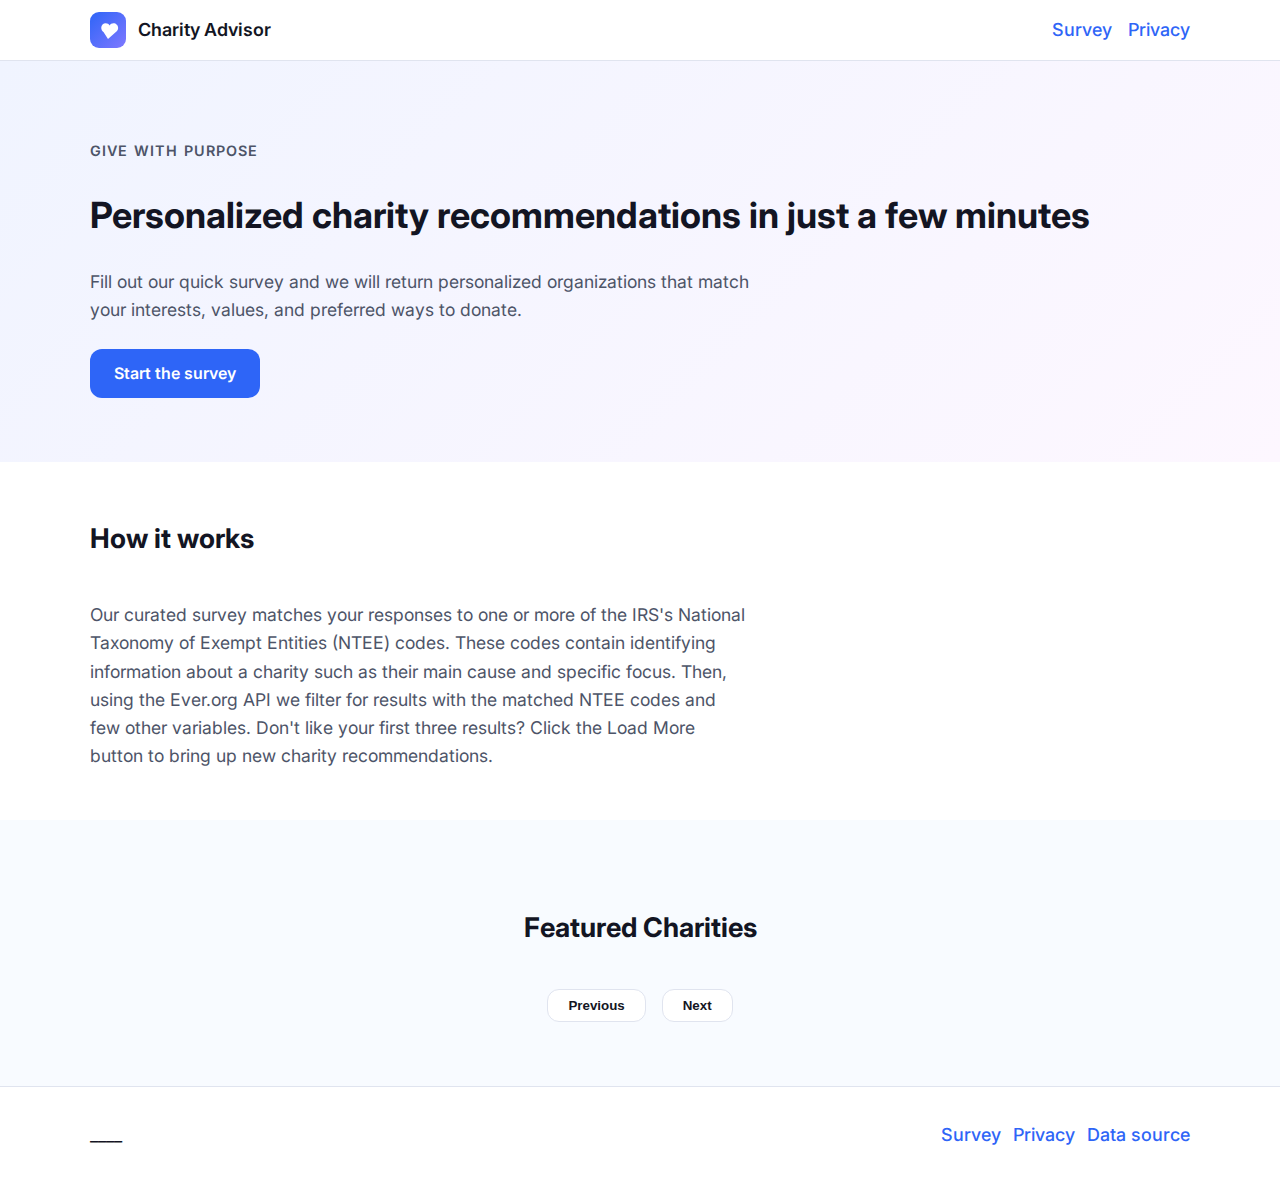
<file: docs/index.html>
<!DOCTYPE html>
<html lang="en">
<head>
  <meta charset="UTF-8" />
  <meta name="viewport" content="width=device-width, initial-scale=1" />
  <title>Charity Advisor</title>
  <link rel="preconnect" href="https://fonts.googleapis.com" />
  <link rel="preconnect" href="https://fonts.gstatic.com" crossorigin />
  <link href="https://fonts.googleapis.com/css2?family=Inter:wght@400;500;600;700&display=swap" rel="stylesheet" />
  <link rel="stylesheet" href="assets/styles.css" />
  <style>
    #featured-section {
      padding: var(--space-6, 48px) 0;
      background: #f8fbff;
    }
    #featured-section .section-heading {
      text-align: center;
      margin-bottom: 1.5rem;
    }
    .featured-message {
      font-size: 0.95rem;
      color: #555;
      text-align: center;
      margin-bottom: 1rem;
    }
    .carousel-viewport {
      overflow: hidden;
      width: 100%;
      max-width: 960px;
      margin: 0 auto;
    }
    .carousel-track {
      display: flex;
      gap: 1rem;
      will-change: transform;
      transition: transform 0.2s linear;
    }
    .carousel-controls {
      display: flex;
      justify-content: center;
      gap: 1rem;
      margin-top: 1rem;
    }
    .carousel-btn {
      border: 1px solid var(--color-border, #e0e4ef);
      background: var(--color-surface, #fff);
      color: var(--color-text, #131523);
      padding: 0.5rem 1.25rem;
      border-radius: var(--radius-md, 12px);
      font-weight: 600;
      cursor: pointer;
      transition: background 0.2s ease, color 0.2s ease;
    }
    .carousel-btn:hover,
    .carousel-btn:focus-visible {
      background: var(--color-primary, #2e65f7);
      color: #fff;
    }
    .charity-card {
      flex: 0 0 320px;
      border-radius: var(--radius-lg, 14px);
      padding: var(--space-5, 24px);
      background-color: var(--color-surface, #ffffff);
      box-shadow: var(--shadow-card, 0 8px 20px rgba(27, 39, 94, 0.08));
      border: 1px solid var(--color-border, #e0e4ef);
      display: flex;
      flex-direction: column;
      gap: 0.5rem;
    }
    .charity-card h3 {
      margin: 0;
      font-size: 1.05rem;
    }
    .charity-card a {
      text-decoration: none;
      color: inherit;
    }
    .charity-card h3 a {
      color: var(--color-primary, #2e65f7);
      font-weight: 600;
    }
    .charity-card h3 a:hover {
      text-decoration: underline;
    }
    .charity-meta {
      font-size: 0.9rem;
      color: var(--color-muted, #4d5468);
    }
    .charity-description {
      font-size: 0.95rem;
      color: var(--color-text, #131523);
      flex-grow: 1;
    }
    .charity-website-link {
      font-size: 0.9rem;
      font-weight: 600;
      color: var(--color-primary, #2e65f7);
    }
    .featured-placeholder {
      text-align: center;
      padding: 2rem 1rem;
      color: #777;
    }
  </style>
</head>
<body>
  <header class="site-header">
    <div class="container">
      <a class="brand" href="index.html">
        <img src="assets/logo.svg" alt="Charity Advisor" width="36" height="36" />
        <span>Charity Advisor</span>
      </a>
      <nav>
        <a href="survey.html">Survey</a>
        <a href="privacy.html">Privacy</a>
      </nav>
    </div>
  </header>

  <main>
    <section class="hero" aria-labelledby="hero-title">
      <div class="container grid">
        <div>
          <p class="eyebrow">Give with Purpose</p>
          <h1 id="hero-title">Personalized charity recommendations in just a few minutes</h1>
          <p class="lead">
            Fill out our quick survey and we will return personalized organizations that match your 
            interests, values, and preferred ways to donate.
          </p>
          <div class="hero-cta">
            <a id="cta-start" class="button" href="survey.html">Start the survey</a>
          </div>
        </div>
       
      </div>
    </section>

    <section class="how-it-works" id="how-it-works">
      <div class="container">
        <h2>How it works</h2>
        <ol class="steps">
          <p class="lead">
            Our curated survey matches your responses to one or more of the IRS's National Taxonomy of Exempt Entities
            (NTEE) codes. These codes contain identifying information about a charity such as their main cause and 
            specific focus. Then, using the Ever.org API we filter for results with the matched NTEE codes and few other
            variables. 

            Don't like your first three results? Click the Load More button to bring up new charity recommendations.  

          </p>
        </ol>
      </div>
    </section>

    <section id="featured-section" aria-labelledby="featured-heading">
      <div class="container">
        <div class="section-heading">
          <h2 id="featured-heading">Featured Charities</h2>
          <p class="featured-message" id="featured-message"></p>
        </div>
        <div class="carousel-viewport">
          <div id="carousel-track" class="carousel-track" aria-live="polite" aria-busy="true"></div>
        </div>
        <div class="carousel-controls" aria-hidden="false">
          <button id="carousel-prev" class="carousel-btn" type="button" aria-label="Show previous featured charities">Previous</button>
          <button id="carousel-next" class="carousel-btn" type="button" aria-label="Show next featured charities">Next</button>
        </div>
        <p id="featured-fallback" class="featured-placeholder hidden">Loading featured charities…</p>
      </div>
    </section>
  </main>

  <footer class="site-footer">
    <div class="container">
      <p>____</p>
      <div class="footer-links">
        <a href="survey.html">Survey</a>
        <a href="privacy.html">Privacy</a>
        <a href="https://docs.every.org/docs/endpoints/nonprofit-search" rel="noreferrer">Data source</a>
      </div>
    </div>
  </footer>

  <script type="module" src="assets/app.js"></script>
  <script src="assets/home.js"></script>
</body>
</html>
</file>
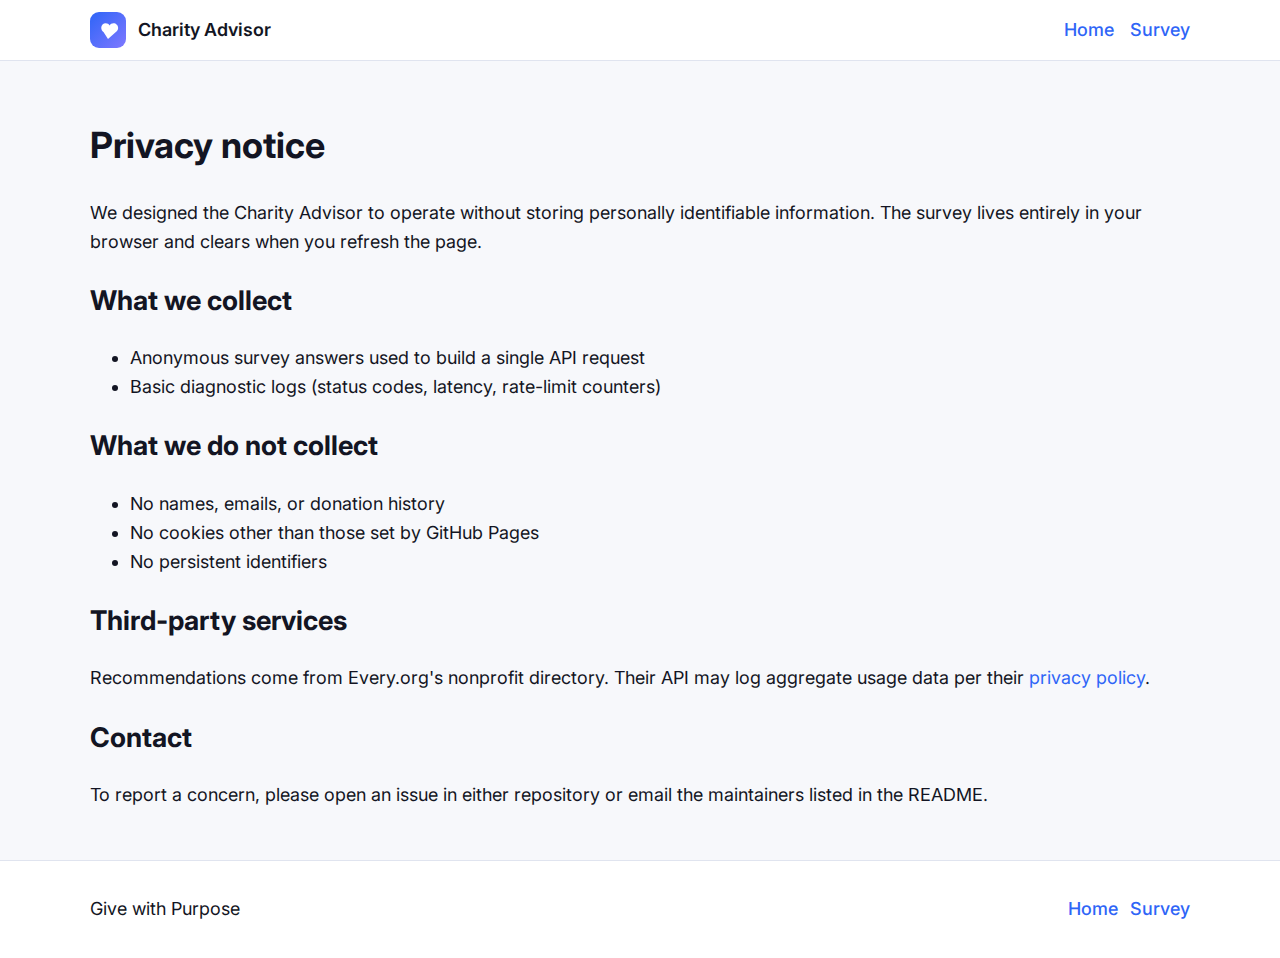
<file: docs/privacy.html>
<!DOCTYPE html>
<html lang="en">
<head>
  <meta charset="UTF-8" />
  <meta name="viewport" content="width=device-width, initial-scale=1" />
  <title>Privacy • Charity Recommender</title>
  <link rel="preconnect" href="https://fonts.googleapis.com" />
  <link rel="preconnect" href="https://fonts.gstatic.com" crossorigin />
  <link href="https://fonts.googleapis.com/css2?family=Inter:wght@400;500;600;700&display=swap" rel="stylesheet" />
  <link rel="stylesheet" href="assets/styles.css" />
</head>
<body>
  <header class="site-header">
    <div class="container">
      <a class="brand" href="index.html">
        <img src="assets/logo.svg" alt="Charity Advisor" width="36" height="36" />
        <span>Charity Advisor</span>
      </a>
      <nav>
        <a href="index.html">Home</a>
        <a href="survey.html">Survey</a>
      </nav>
    </div>
  </header>

  <main>
    <section class="privacy container">
      <h1>Privacy notice</h1>
      <p>We designed the Charity Advisor to operate without storing personally identifiable information. The survey lives entirely in your browser and clears when you refresh the page.</p>
      <h2>What we collect</h2>
      <ul>
        <li>Anonymous survey answers used to build a single API request</li>
        <li>Basic diagnostic logs (status codes, latency, rate-limit counters)</li>
      </ul>
      <h2>What we do not collect</h2>
      <ul>
        <li>No names, emails, or donation history</li>
        <li>No cookies other than those set by GitHub Pages</li>
        <li>No persistent identifiers</li>
      </ul>
      <h2>Third-party services</h2>
      <p>Recommendations come from Every.org's nonprofit directory. Their API may log aggregate usage data per their <a href="https://www.every.org/privacy" rel="noreferrer">privacy policy</a>.</p>
      <h2>Contact</h2>
      <p>To report a concern, please open an issue in either repository or email the maintainers listed in the README.</p>
    </section>
  </main>

  <footer class="site-footer">
    <div class="container">
      <p>Give with Purpose</p>
      <div class="footer-links">
        <a href="index.html">Home</a>
        <a href="survey.html">Survey</a>
      </div>
    </div>
  </footer>
</body>
</html>
</file>
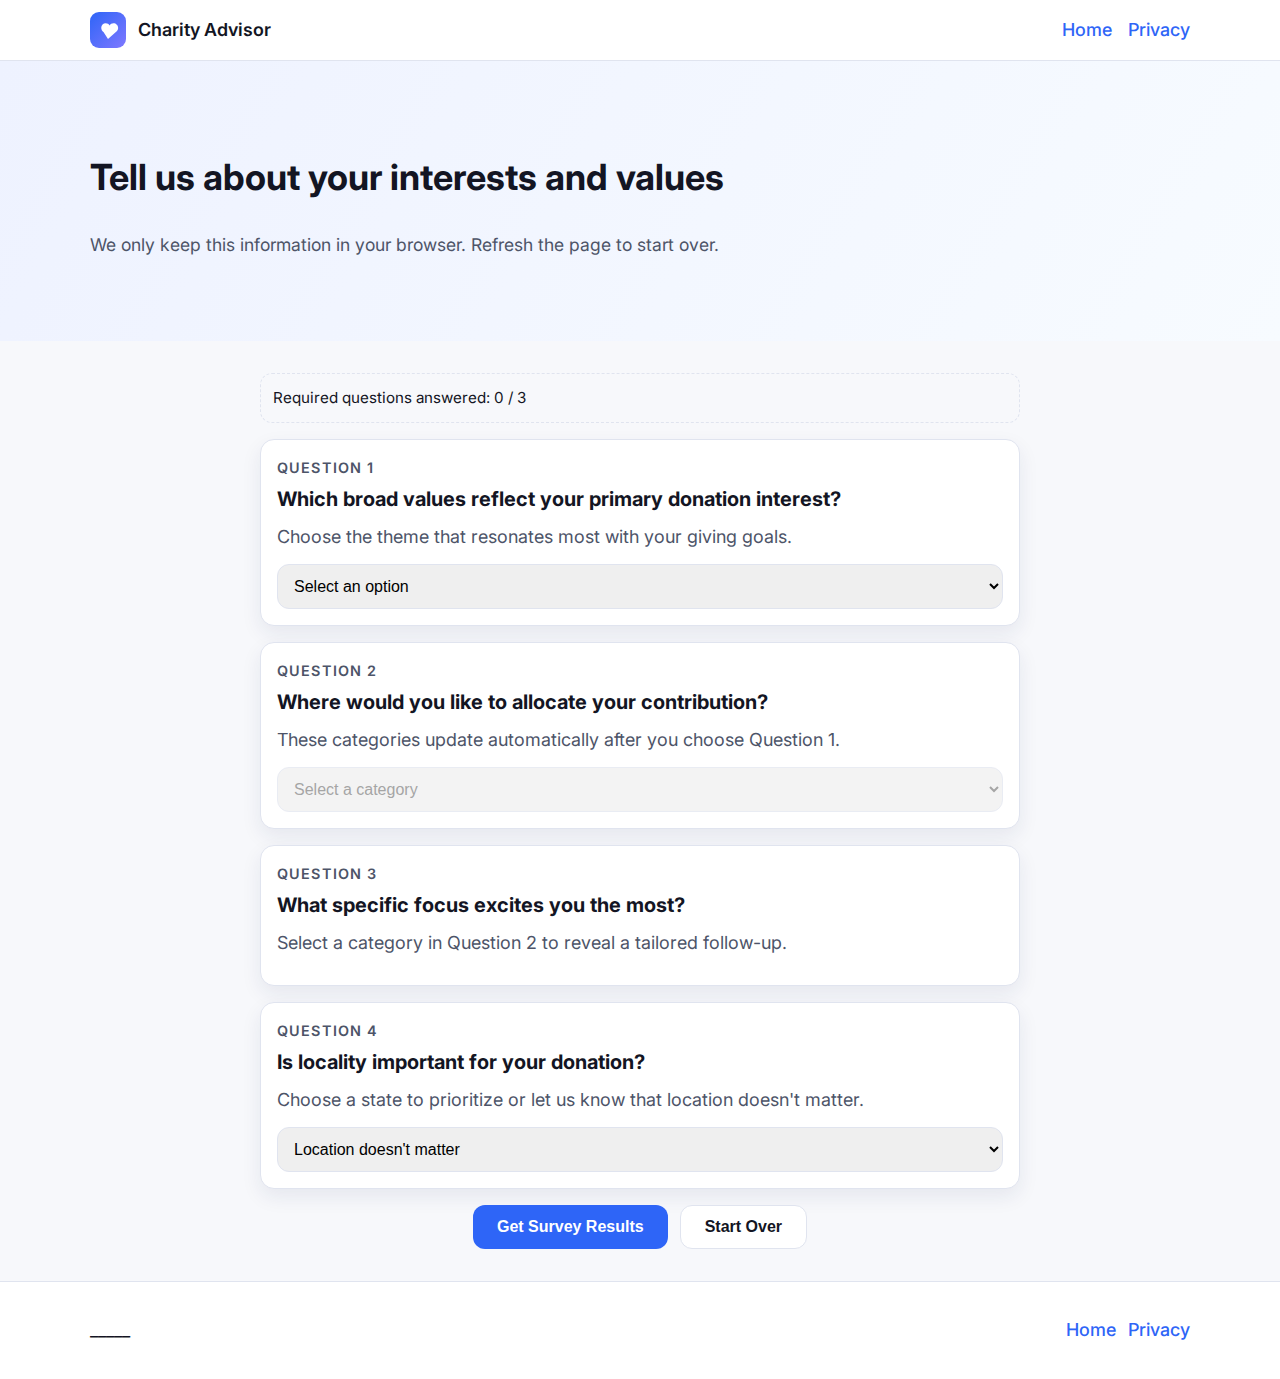
<file: docs/survey.html>
<!DOCTYPE html>
<html lang="en">
<head>
  <meta charset="UTF-8" />
  <meta name="viewport" content="width=device-width, initial-scale=1" />
  <title>Charity Survey • Charity Advisor</title>
  <link rel="preconnect" href="https://fonts.googleapis.com" />
  <link rel="preconnect" href="https://fonts.gstatic.com" crossorigin />
  <link href="https://fonts.googleapis.com/css2?family=Inter:wght@400;500;600;700&display=swap" rel="stylesheet" />
  <link rel="stylesheet" href="assets/styles.css" />
</head>
<body>
  <header class="site-header">
    <div class="container">
      <a class="brand" href="index.html">
        <img src="assets/logo.svg" alt="Charity Recommender" width="36" height="36" />
        <span>Charity Advisor</span>
      </a>
      <nav>
        <a href="index.html">Home</a>
        <a href="privacy.html">Privacy</a>
      </nav>
    </div>
  </header>

  <main>
    <section class="hero compact">
      <div class="container">
        <h1>Tell us about your interests and values</h1>
        <p class="lead">We only keep this information in your browser. Refresh the page to start over.</p>
      </div>
    </section>

    <section class="survey" aria-labelledby="survey-title">
      <div class="container">
        <div class="survey-layout">
          <div class="survey-form-wrapper">
            <div id="progress" class="progress" role="progressbar" aria-valuemin="0" aria-valuemax="3" aria-valuenow="0">
              Required questions answered: <span data-count>0</span> / 3
            </div>
            <form id="survey-form" class="question-list" novalidate>
              <div class="question-group">
                <header class="question-header">
                  <p class="question-kicker">Question 1</p>
                  <h3 class="question-title">Which broad values reflect your primary donation interest?</h3>
                </header>
                <p class="question-hint">Choose the theme that resonates most with your giving goals.</p>
                <label class="visually-hidden" for="q1">Primary donation interest</label>
                <select id="q1" name="q1" required>
                  <option value="" disabled selected hidden>Select an option</option>
                  <option value="learning">Supporting learning, creativity, and spiritual growth</option>
                  <option value="health">Addressing physical and mental health needs</option>
                  <option value="nature">Protecting nature, wildlife, and the planet</option>
                  <option value="essential">Meeting essential needs and supporting</option>
                  <option value="society">Advancing society through advocacy, research, and international work</option>
                </select>
              </div>

              <div class="question-group">
                <header class="question-header">
                  <p class="question-kicker">Question 2</p>
                  <h3 class="question-title">Where would you like to allocate your contribution?</h3>
                </header>
                <p class="question-hint">These categories update automatically after you choose Question 1.</p>
                <label class="visually-hidden" for="q2">Preferred giving category</label>
                <select id="q2" name="q2" required>
                  <option value="" disabled selected hidden>Select a category</option>
                  <optgroup label="Learning, Creativity, Spiritual Growth" data-q1="learning">
                    <option value="A">Arts, Culture, and Humanities</option>
                    <option value="B">Education</option>
                    <option value="X">Religion Related</option>
                  </optgroup>
                  <optgroup label="Physical and Mental Health" data-q1="health">
                    <option value="E">Health General and Rehabilitative</option>
                    <option value="F">Mental Health Crisis Intervention</option>
                    <option value="G">Disease Disorders Medical Disciplines</option>
                    <option value="H">Medical Research</option>
                  </optgroup>
                  <optgroup label="Nature, Wildlife, Planet" data-q1="nature">
                    <option value="C">Environmental Quality Protection and Beautification</option>
                    <option value="D">Animal Related</option>
                  </optgroup>
                  <optgroup label="Essential Needs and Support" data-q1="essential">
                    <option value="I">Crime Legal Related</option>
                    <option value="J">Employment Job Related</option>
                    <option value="K">Food Agriculture and Nutrition</option>
                    <option value="L">Housing Shelter</option>
                    <option value="M">Public Safety Disaster Preparedness and Relief</option>
                    <option value="N">Recreation Sports Leisure Athletics</option>
                    <option value="O">Youth Development</option>
                    <option value="P">Human Services Multipurpose and other</option>
                  </optgroup>
                  <optgroup label="Advancing Society" data-q1="society">
                    <option value="Q">International, Foreign Affairs</option>
                    <option value="R">Civil Rights Social Action Advocacy</option>
                    <option value="S">Community Improvement Capacity Building</option>
                    <option value="T">Philanthropy Voluntarism and Grant making Foundations</option>
                    <option value="U">Science and Technology Research Institutes Services</option>
                    <option value="V">Social Science Research Institutes</option>
                    <option value="W">Public Society Benefit Multipurpose</option>
                    <option value="Y">Mutual/Membership Benefit</option>
                  </optgroup>
                </select>
              </div>

              <div id="q3-container" class="question-group">
                <header class="question-header">
                  <p class="question-kicker">Question 3</p>
                  <h3 class="question-title">What specific focus excites you the most?</h3>
                </header>
                <p id="q3-hint" class="question-hint">Select a category in Question 2 to reveal a tailored follow-up.</p>

                <div id="q3-A" class="q3-option hidden">
                  <label for="q3-A-select">3. What is the specific artistic or cultural area you are most interested in supporting?</label>
                  <select id="q3-A-select" name="q3-A">
                    <option value="" disabled selected hidden>Select a specific area</option>
                    <option value="A0">Museums &amp; Historical Preservation</option>
                    <option value="A1">Performing Arts</option>
                    <option value="A2">Media &amp; Communication</option>
                    <option value="A3">General Arts, Culture &amp; Education</option>
                    <option value="A4">Support for Arts Groups</option>
                  </select>
                </div>

                <div id="q3-B" class="q3-option hidden">
                  <label for="q3-B-select">3. What level or type of educational service are you most interested in supporting?</label>
                  <select id="q3-B-select" name="q3-B">
                    <option value="" disabled selected hidden>Select a specific area</option>
                    <option value="B0">K-12 and Specialized Schools</option>
                    <option value="B1">Higher Education &amp; Vocational Training</option>
                    <option value="B2">Libraries and Student Support Services</option>
                    <option value="B3">General Educational Programs</option>
                    <option value="B4">Education Infrastructure &amp; Research</option>
                  </select>
                </div>

                <div id="q3-X" class="q3-option hidden">
                  <label for="q3-X-select">3. What is the specific religious focus or functional area you want to support?</label>
                  <select id="q3-X-select" name="q3-X">
                    <option value="" disabled selected hidden>Select a specific area</option>
                    <option value="X0">Specific Religious Denomination</option>
                    <option value="X1">Religious Media &amp; Communications</option>
                    <option value="X2">Interfaith &amp; General religious services</option>
                    <option value="X3">Support &amp; Infrastructure for Religion</option>
                  </select>
                </div>

                <div id="q3-E" class="q3-option hidden">
                  <label for="q3-E-select">3. What is the specific setting or type of general health care you want to support?</label>
                  <select id="q3-E-select" name="q3-E">
                    <option value="" disabled selected hidden>Select a specific area</option>
                    <option value="E0">Hospital &amp; Inpatient Care</option>
                    <option value="E1">Outpatient &amp; Community Clinics</option>
                    <option value="E2">Long-Term &amp; Home Care</option>
                    <option value="E3">Specialized Medical Support</option>
                    <option value="E4">Health Infrastructure &amp; Policy</option>
                  </select>
                </div>

                <div id="q3-F" class="q3-option hidden">
                  <label for="q3-F-select">3. What is the specific type of mental health need or service you want to support?</label>
                  <select id="q3-F-select" name="q3-F">
                    <option value="" disabled selected hidden>Select a specific area</option>
                    <option value="F0">Addiction &amp; Substance Abuse</option>
                    <option value="F1">General Mental Health Treatment</option>
                    <option value="F2">Crisis Intervention &amp; Counseling</option>
                    <option value="F3">Mental Health Infrastructure &amp; Policy</option>
                  </select>
                </div>

                <div id="q3-G" class="q3-option hidden">
                  <label for="q3-G-select">3. What is the primary medical focus or function you are interested in supporting?</label>
                  <select id="q3-G-select" name="q3-G">
                    <option value="" disabled selected hidden>Select a specific area</option>
                    <option value="G0">Diseases of Specific Organ Systems</option>
                    <option value="G1">Genetic, Birth Defects, and Specific Named Diseases</option>
                    <option value="G2">Medical Disciplines &amp; Specialties</option>
                    <option value="G3">Support &amp; Infrastructure for Disease Organizations</option>
                    <option value="G4">Policy, Advocacy &amp; Professional Support</option>
                  </select>
                </div>

                <div id="q3-H" class="q3-option hidden">
                  <label for="q3-H-select">3. What is the specific subject area or function of medical research you want to support?</label>
                  <select id="q3-H-select" name="q3-H">
                    <option value="" disabled selected hidden>Select a specific area</option>
                    <option value="H0">Research on Specific Diseases &amp; Defects</option>
                    <option value="H1">Research on Organ &amp; System Disorders</option>
                    <option value="H2">Medical Specialty &amp; Discipline Research</option>
                    <option value="H3">Research Infrastructure &amp; Policy</option>
                  </select>
                </div>

                <div id="q3-C" class="q3-option hidden">
                  <label for="q3-C-select">3. What is the specific environmental goal or activity you want to support?</label>
                  <select id="q3-C-select" name="q3-C">
                    <option value="" disabled selected hidden>Select a specific area</option>
                    <option value="C0">Pollution &amp; Resource Management</option>
                    <option value="C1">Land &amp; Habitat Conservation</option>
                    <option value="C2">Beautification &amp; Education</option>
                    <option value="C3">Environmental Infrastructure &amp; Policy</option>
                  </select>
                </div>

                <div id="q3-D" class="q3-option hidden">
                  <label for="q3-D-select">3. What is the specific type of animal or activity you want to support?</label>
                  <select id="q3-D-select" name="q3-D">
                    <option value="" disabled selected hidden>Select a specific area</option>
                    <option value="D0">Domestic &amp; Companion Animal Welfare</option>
                    <option value="D1">Wildlife Conservation &amp; Sanctuaries</option>
                    <option value="D2">Animal Facilities &amp; General Services</option>
                    <option value="D3">Animal Support &amp; Infrastructure</option>
                  </select>
                </div>

                <div id="q3-I" class="q3-option hidden">
                  <label for="q3-I-select">3. Which aspect of the crime and legal system are you most interested in supporting?</label>
                  <select id="q3-I-select" name="q3-I">
                    <option value="" disabled selected hidden>Select a specific area</option>
                    <option value="I0">Prevention and Protection</option>
                    <option value="I1">Correctional &amp; Re-Entry Services</option>
                    <option value="I2">Law Enforcement &amp; Judicial Administration</option>
                    <option value="I3">Legal Services</option>
                    <option value="I4">Infrastructure &amp; Policy</option>
                  </select>
                </div>

                <div id="q3-J" class="q3-option hidden">
                  <label for="q3-J-select">3. What is the specific type of employment service you want to support?</label>
                  <select id="q3-J-select" name="q3-J">
                    <option value="" disabled selected hidden>Select a specific area</option>
                    <option value="J0">Job Training &amp; Placement</option>
                    <option value="J1">Vocational Rehabilitation &amp; Supported Work</option>
                    <option value="J2">Labor &amp; Professional Organizations</option>
                    <option value="J3">Infrastructure &amp; Policy</option>
                  </select>
                </div>

                <div id="q3-K" class="q3-option hidden">
                  <label for="q3-K-select">3. Which specific area related to food, agriculture, or nutrition are you most interested in supporting?</label>
                  <select id="q3-K-select" name="q3-K">
                    <option value="" disabled selected hidden>Select a specific area</option>
                    <option value="K0">Hunger Relief &amp; Food Service</option>
                    <option value="K1">Agriculture &amp; Food Production</option>
                    <option value="K2">Nutrition &amp; Home Economics</option>
                    <option value="K3">Infrastructure &amp; Policy</option>
                  </select>
                </div>

                <div id="q3-L" class="q3-option hidden">
                  <label for="q3-L-select">3. What specific aspect of housing and shelter are you most interested in supporting?</label>
                  <select id="q3-L-select" name="q3-L">
                    <option value="" disabled selected hidden>Select a specific area</option>
                    <option value="L0">Development &amp; Long-Term Housing</option>
                    <option value="L1">Emergency &amp; Temporary Shelter</option>
                    <option value="L2">Housing Support Services</option>
                    <option value="L3">Infrastructure &amp; Policy</option>
                  </select>
                </div>

                <div id="q3-M" class="q3-option hidden">
                  <label for="q3-M-select">3. What specific aspect of public safety or emergency management are you most interested in supporting?</label>
                  <select id="q3-M-select" name="q3-M">
                    <option value="" disabled selected hidden>Select a specific area</option>
                    <option value="M0">Emergency Response &amp; Relief</option>
                    <option value="M1">Safety and Prevention</option>
                    <option value="M2">Infrastructure &amp; Policy</option>
                  </select>
                </div>

                <div id="q3-N" class="q3-option hidden">
                  <label for="q3-N-select">3. What is the specific type of sports, leisure, or recreation activity you want to support?</label>
                  <select id="q3-N-select" name="q3-N">
                    <option value="" disabled selected hidden>Select a specific area</option>
                    <option value="N0">Facilities &amp; General Recreation</option>
                    <option value="N1">Amateur Sports &amp; Clubs</option>
                    <option value="N2">Sport Competitions &amp; Events</option>
                    <option value="N3">Professional Sports &amp; Athletics</option>
                    <option value="N4">Infrastructure &amp; Policy</option>
                  </select>
                </div>

                <div id="q3-O" class="q3-option hidden">
                  <label for="q3-O-select">3. What specific focus of youth development do you want to support?</label>
                  <select id="q3-O-select" name="q3-O">
                    <option value="" disabled selected hidden>Select a specific area</option>
                    <option value="O0">Youth Centers &amp; Clubs</option>
                    <option value="O1">Mentoring &amp; Core Membership Programs</option>
                    <option value="O2">Specific Development Programs</option>
                    <option value="O3">Infrastructure &amp; Policy</option>
                  </select>
                </div>

                <div id="q3-P" class="q3-option hidden">
                  <label for="q3-P-select">3. What is the primary population you want to support?</label>
                  <select id="q3-P-select" name="q3-P">
                    <option value="" disabled selected hidden>Select a specific area</option>
                    <option value="P0">Family &amp; Child Services</option>
                    <option value="P1">Services for Specific Populations</option>
                    <option value="P2">Emergency &amp; Basic Assistance</option>
                    <option value="P3">Residential &amp; Custodial Care</option>
                    <option value="P4">Multipurpose &amp; Personal Services</option>
                    <option value="P5">Infrastructure &amp; Policy</option>
                  </select>
                </div>

                <div id="q3-Q" class="q3-option hidden">
                  <label for="q3-Q-select">3. What is the specific focus of your international donation interest?</label>
                  <select id="q3-Q-select" name="q3-Q">
                    <option value="" disabled selected hidden>Select a specific area</option>
                    <option value="Q0">International Aid &amp; Development</option>
                    <option value="Q1">International Understanding &amp; Exchange</option>
                    <option value="Q2">Peace, Security, and Foreign Policy</option>
                    <option value="Q3">Infrastructure &amp; Policy</option>
                  </select>
                </div>

                <div id="q3-R" class="q3-option hidden">
                  <label for="q3-R-select">3. What is the primary subject of the social action you want to support?</label>
                  <select id="q3-R-select" name="q3-R">
                    <option value="" disabled selected hidden>Select a specific area</option>
                    <option value="R0">Rights for Specific Groups</option>
                    <option value="R1">Civil Liberties &amp; Social Issues</option>
                    <option value="R2">Infrastructure &amp; Policy</option>
                  </select>
                </div>

                <div id="q3-S" class="q3-option hidden">
                  <label for="q3-S-select">3. What is the primary area of community development or improvement you want to support?</label>
                  <select id="q3-S-select" name="q3-S">
                    <option value="" disabled selected hidden>Select a specific area</option>
                    <option value="S0">Community &amp; Neighborhood Improvement</option>
                    <option value="S1">Economic &amp; Rural Development</option>
                    <option value="S2">Business, Industry &amp; Service</option>
                    <option value="S3">Infrastructure &amp; Policy</option>
                  </select>
                </div>

                <div id="q3-T" class="q3-option hidden">
                  <label for="q3-T-select">3. What is the specific type of foundation you want to support?</label>
                  <select id="q3-T-select" name="q3-T">
                    <option value="" disabled selected hidden>Select a specific area</option>
                    <option value="T0">Private Grantmaking Foundations</option>
                    <option value="T1">Public Foundations &amp; Giving</option>
                    <option value="T2">Voluntarism &amp; Promotion</option>
                    <option value="T3">Philanthropic Infrastructure &amp; Policy</option>
                  </select>
                </div>

                <div id="q3-U" class="q3-option hidden">
                  <label for="q3-U-select">3. Which specific scientific discipline or focus of the research you want to support?</label>
                  <select id="q3-U-select" name="q3-U">
                    <option value="" disabled selected hidden>Select a specific area</option>
                    <option value="U0">Physical &amp; Earth Sciences</option>
                    <option value="U1">Engineering &amp; Applied Technology</option>
                    <option value="U2">Biological &amp; Life Sciences</option>
                    <option value="U3">Infrastructure &amp; Policy</option>
                  </select>
                </div>

                <div id="q3-V" class="q3-option hidden">
                  <label for="q3-V-select">3. Which specific discipline of social science research do you want to support?</label>
                  <select id="q3-V-select" name="q3-V">
                    <option value="" disabled selected hidden>Select a specific area</option>
                    <option value="V0">Traditional Social Sciences</option>
                    <option value="V1">Interdisciplinary &amp; Area Studies</option>
                    <option value="V2">Infrastructure &amp; Policy</option>
                  </select>
                </div>

                <div id="q3-W" class="q3-option hidden">
                  <label for="q3-W-select">3. What specific area of public benefit or civic affair are you most interested in supporting?</label>
                  <select id="q3-W-select" name="q3-W">
                    <option value="" disabled selected hidden>Select a specific area</option>
                    <option value="W0">Consumer Protection &amp; Civic Affairs</option>
                    <option value="W1">Under-Represented Populations</option>
                    <option value="W2">Infrastructure &amp; Policy</option>
                  </select>
                </div>

                <div id="q3-Y" class="q3-option hidden">
                  <label for="q3-Y-select">3. What type of membership or mutual benefit organization do you want to support?</label>
                  <select id="q3-Y-select" name="q3-Y">
                    <option value="" disabled selected hidden>Select a specific area</option>
                    <option value="Y0">Benefit &amp; Mutual Aid</option>
                    <option value="Y1">Associations &amp; Alliances</option>
                    <option value="Y2">Political &amp; Public Administration</option>
                    <option value="Y3">Infrastructure &amp; Management</option>
                  </select>
                </div>
              </div>

              <div class="question-group">
                <header class="question-header">
                  <p class="question-kicker">Question 4</p>
                  <h3 class="question-title">Is locality important for your donation?</h3>
                </header>
                <p class="question-hint">Choose a state to prioritize or let us know that location doesn't matter.</p>
                <label class="visually-hidden" for="q4">Preferred state or location preference</label>
                <select id="q4" name="q4">
                  <option value="any" selected>Location doesn't matter</option>
                  <option value="AL">Alabama</option>
                  <option value="AK">Alaska</option>
                  <option value="AZ">Arizona</option>
                  <option value="AR">Arkansas</option>
                  <option value="CA">California</option>
                  <option value="CO">Colorado</option>
                  <option value="CT">Connecticut</option>
                  <option value="DE">Delaware</option>
                  <option value="FL">Florida</option>
                  <option value="GA">Georgia</option>
                  <option value="HI">Hawaii</option>
                  <option value="ID">Idaho</option>
                  <option value="IL">Illinois</option>
                  <option value="IN">Indiana</option>
                  <option value="IA">Iowa</option>
                  <option value="KS">Kansas</option>
                  <option value="KY">Kentucky</option>
                  <option value="LA">Louisiana</option>
                  <option value="ME">Maine</option>
                  <option value="MD">Maryland</option>
                  <option value="MA">Massachusetts</option>
                  <option value="MI">Michigan</option>
                  <option value="MN">Minnesota</option>
                  <option value="MS">Mississippi</option>
                  <option value="MO">Missouri</option>
                  <option value="MT">Montana</option>
                  <option value="NE">Nebraska</option>
                  <option value="NV">Nevada</option>
                  <option value="NH">New Hampshire</option>
                  <option value="NJ">New Jersey</option>
                  <option value="NM">New Mexico</option>
                  <option value="NY">New York</option>
                  <option value="NC">North Carolina</option>
                  <option value="ND">North Dakota</option>
                  <option value="OH">Ohio</option>
                  <option value="OK">Oklahoma</option>
                  <option value="OR">Oregon</option>
                  <option value="PA">Pennsylvania</option>
                  <option value="RI">Rhode Island</option>
                  <option value="SC">South Carolina</option>
                  <option value="SD">South Dakota</option>
                  <option value="TN">Tennessee</option>
                  <option value="TX">Texas</option>
                  <option value="UT">Utah</option>
                  <option value="VT">Vermont</option>
                  <option value="VA">Virginia</option>
                  <option value="WA">Washington</option>
                  <option value="WV">West Virginia</option>
                  <option value="WI">Wisconsin</option>
                  <option value="WY">Wyoming</option>
                </select>
              </div>

              <div id="survey-message" class="survey-message muted" role="status" aria-live="polite" hidden></div>

              <div class="survey-actions">
                <button id="submit-survey" class="button primary" type="submit">Get Survey Results</button>
                <button id="reset-survey" class="button secondary" type="button">Start Over</button>
              </div>
            </form>
          </div>
        </div>
        <section id="results-section" class="results-panel hidden" aria-live="polite">
          <h2 id="results-heading" class="visually-hidden" tabindex="-1">Recommendation results</h2>
          <div id="results-container" role="list" class="card-stack"></div>
          <button id="load-more-btn" class="button secondary hidden" type="button">Load more</button>
          <p id="results-message" class="results-message" aria-live="polite"></p>
        </section>
        <p id="error-message" class="error-message hidden" role="status" aria-live="polite"></p>
      </div>
    </section>
  </main>

  <footer class="site-footer">
    <div class="container">
      <p>_____</p>
      <div class="footer-links">
        <a href="index.html">Home</a>
        <a href="privacy.html">Privacy</a>
      </div>
    </div>
  </footer>

  <script>
    document.addEventListener('DOMContentLoaded', () => {
      const q1Select = document.getElementById('q1');
      const q2Select = document.getElementById('q2');
      const q4Select = document.getElementById('q4');
      const q3Options = Array.from(document.querySelectorAll('.q3-option'));
      const q3Hint = document.getElementById('q3-hint');
      const messageEl = document.getElementById('survey-message');
      const surveyForm = document.getElementById('survey-form');
      const resetBtn = document.getElementById('reset-survey');
      const progressEl = document.getElementById('progress');
      const progressCountEl = progressEl?.querySelector('[data-count]');

      if (!q1Select || !q2Select || !q4Select) {
        window.collectAnswers = () => ({ answers: null, error: 'Survey not ready. Please refresh the page.' });
        window.setMessage = () => {};
        return;
      }

      const q2PlaceholderText = (q2Select.querySelector('option[value=""]')?.textContent || 'Select a category').trim();
      const q2Groups = Array.from(q2Select.querySelectorAll('optgroup[data-q1]'));
      const q2Config = q2Groups.reduce((acc, group) => {
        const key = group.dataset.q1;
        if (!key) return acc;
        acc[key] = {
          label: group.getAttribute('label') || '',
          options: Array.from(group.querySelectorAll('option')).map((option) => ({
            value: option.value,
            text: option.textContent.trim(),
          })),
        };
        return acc;
      }, {});

      function buildPlaceholderOption() {
        const option = document.createElement('option');
        option.value = '';
        option.disabled = true;
        option.hidden = true;
        option.textContent = q2PlaceholderText;
        option.selected = true;
        return option;
      }

      function resetQ2() {
        q2Select.innerHTML = '';
        q2Select.appendChild(buildPlaceholderOption());
        q2Select.value = '';
        q2Select.disabled = true;
      }

      function hideAllQ3() {
        q3Options.forEach((option) => {
          option.classList.add('hidden');
          const select = option.querySelector('select');
          if (select) {
            select.selectedIndex = 0;
          }
        });
        if (q3Hint) {
          q3Hint.classList.remove('hidden');
        }
      }

      function getActiveQ3Select() {
        const active = q3Options.find((option) => !option.classList.contains('hidden'));
        return active ? active.querySelector('select') : null;
      }

      function updateProgressIndicator() {
        if (!progressEl || !progressCountEl) return;
        let answered = 0;
        if (q1Select.value) answered += 1;
        if (q2Select.value) answered += 1;
        const activeQ3 = getActiveQ3Select();
        if (activeQ3 && activeQ3.value) answered += 1;
        progressCountEl.textContent = answered.toString();
        progressEl.setAttribute('aria-valuenow', answered.toString());
      }

      function populateQ2For(key) {
        resetQ2();
        if (!key || !q2Config[key]) {
          updateProgressIndicator();
          return;
        }
        const { label, options } = q2Config[key];
        const optgroup = document.createElement('optgroup');
        optgroup.label = label;
        options.forEach(({ value, text }) => {
          const option = document.createElement('option');
          option.value = value;
          option.textContent = text;
          optgroup.appendChild(option);
        });
        q2Select.appendChild(optgroup);
        q2Select.disabled = false;
        updateProgressIndicator();
      }

      function showQ3For(code) {
        hideAllQ3();
        if (!code) {
          updateProgressIndicator();
          return;
        }
        const target = document.getElementById(`q3-${code}`);
        if (target) {
          target.classList.remove('hidden');
          if (q3Hint) {
            q3Hint.classList.add('hidden');
          }
        }
        updateProgressIndicator();
      }

      function getSelectedText(select) {
        if (!select) return '';
        const option = select.options[select.selectedIndex];
        return option ? option.textContent.trim() : '';
      }

      function setMessage(message, type = 'info') {
        if (!messageEl) return;
        messageEl.classList.remove('error', 'success');
        if (!message) {
          messageEl.textContent = '';
          messageEl.hidden = true;
          return;
        }
        if (type === 'error') {
          messageEl.classList.add('error');
        } else if (type === 'success') {
          messageEl.classList.add('success');
        }
        messageEl.textContent = message;
        messageEl.hidden = false;
      }

      function collectAnswers() {
        if (!q1Select.value) {
          return { answers: null, error: 'Please answer Question 1 to continue.' };
        }
        if (!q2Select.value) {
          return { answers: null, error: 'Please answer Question 2 to continue.' };
        }
        const activeQ3 = getActiveQ3Select();
        if (!activeQ3 || !activeQ3.value) {
          return { answers: null, error: 'Please answer Question 3 to continue.' };
        }

        const answers = {
          question_1: {
            value: q1Select.value,
            text: getSelectedText(q1Select),
          },
          question_2: {
            value: q2Select.value,
            text: getSelectedText(q2Select),
          },
          question_3: {
            value: activeQ3.value,
            text: getSelectedText(activeQ3),
          },
          question_4: {
            value: q4Select.value || 'any',
            text: getSelectedText(q4Select),
          },
        };

        return { answers, error: null };
      }

      function handleReset(event) {
        event.preventDefault();
        surveyForm?.reset();
        resetQ2();
        hideAllQ3();
        updateProgressIndicator();
        setMessage('Your selections were cleared. Start again when you are ready.', 'info');

        const resultsSection = document.getElementById('results-section');
        const errorSummary = document.getElementById('error-message');
        resultsSection?.classList.add('hidden');
        if (errorSummary) {
          errorSummary.textContent = '';
          errorSummary.classList.add('hidden');
        }
      }

      q1Select.addEventListener('change', (event) => {
        populateQ2For(event.target.value);
        hideAllQ3();
      });

      q2Select.addEventListener('change', (event) => {
        showQ3For(event.target.value);
      });

      q3Options.forEach((option) => {
        const select = option.querySelector('select');
        if (select) {
          select.addEventListener('change', updateProgressIndicator);
        }
      });

      resetBtn?.addEventListener('click', handleReset);

      resetQ2();
      hideAllQ3();
      updateProgressIndicator();

      window.collectAnswers = collectAnswers;
      window.setMessage = setMessage;
    });
  </script>
  <script type="module" src="assets/survey.js"></script>
</body>
</html>
</file>
<file: docs/assets/styles.css>
:root {
  --color-primary: #2e65f7;
  --color-primary-dark: #214ec4;
  --color-bg: #f7f8fb;
  --color-surface: #ffffff;
  --color-text: #131523;
  --color-muted: #4d5468;
  --color-border: #e0e4ef;
  --shadow-card: 0 8px 20px rgba(27, 39, 94, 0.08);
  --radius-lg: 14px;
  --radius-md: 12px;
  --radius-sm: 10px;
  --space-1: 4px;
  --space-2: 8px;
  --space-3: 12px;
  --space-4: 16px;
  --space-5: 24px;
  --space-6: 32px;
  --font-family: 'Inter', system-ui, -apple-system, BlinkMacSystemFont, 'Segoe UI', sans-serif;
}

* {
  box-sizing: border-box;
}

body {
  margin: 0;
  background: var(--color-bg);
  color: var(--color-text);
  font-family: var(--font-family, 'Inter', system-ui, sans-serif);
  font-size: 18px;
  line-height: 1.6;
}

.hidden {
  display: none !important;
}

a {
  color: var(--color-primary);
  text-decoration: none;
}

a:hover,
a:focus {
  text-decoration: underline;
}

img {
  display: block;
  max-width: 100%;
}

.container {
  width: min(1100px, 90vw);
  margin: 0 auto;
  padding: var(--space-6) 0;
}

.site-header {
  background: var(--color-surface);
  border-bottom: 1px solid var(--color-border);
  position: sticky;
  top: 0;
  z-index: 10;
}

.site-header .container {
  display: flex;
  align-items: center;
  justify-content: space-between;
  padding-top: var(--space-3);
  padding-bottom: var(--space-3);
}

.brand {
  display: inline-flex;
  align-items: center;
  gap: var(--space-3);
  font-weight: 600;
  color: var(--color-text);
}

.site-header nav {
  display: flex;
  gap: var(--space-4);
  font-weight: 500;
}

main {
  display: block;
}

.hero {
  background: linear-gradient(135deg, #f0f4ff, #fdf7ff);
  padding-top: var(--space-6);
  padding-bottom: var(--space-6);
}

.hero.compact {
  background: linear-gradient(120deg, #eef2ff, #f7fbff);
}

.hero .grid {
  display: grid;
  grid-template-columns: repeat(auto-fit, minmax(280px, 1fr));
  gap: var(--space-6);
  align-items: center;
}

.hero-panel {
  background: var(--color-surface);
  border-radius: var(--radius-lg);
  padding: var(--space-5);
  box-shadow: var(--shadow-card);
}

.hero-panel ul {
  padding-left: var(--space-5);
  margin: var(--space-3) 0 0;
}

.eyebrow {
  font-size: 0.9rem;
  text-transform: uppercase;
  letter-spacing: 0.08em;
  font-weight: 600;
  color: var(--color-muted);
  margin-bottom: var(--space-2);
}

.lead {
  font-size: 1.1rem;
  color: var(--color-muted);
  max-width: 60ch;
}

.muted {
  color: var(--color-muted);
  font-size: 0.95rem;
}

.hero-cta {
  display: flex;
  flex-wrap: wrap;
  gap: var(--space-3);
  margin-top: var(--space-5);
}

.button {
  display: inline-flex;
  align-items: center;
  justify-content: center;
  gap: var(--space-2);
  border-radius: var(--radius-md);
  border: none;
  padding: var(--space-3) var(--space-5);
  font-weight: 600;
  font-size: 1rem;
  color: #fff;
  background: var(--color-primary);
  cursor: pointer;
  transition: background 0.2s ease, transform 0.2s ease;
}

.button:hover,
.button:focus-visible {
  background: var(--color-primary-dark);
}

.button:disabled {
  opacity: 0.6;
  cursor: not-allowed;
}

.button.ghost {
  background: transparent;
  color: var(--color-primary);
  border: 1px solid var(--color-primary);
}

.button.secondary {
  background: var(--color-surface);
  border: 1px solid var(--color-border);
  color: var(--color-text);
}

.how-it-works {
  background: var(--color-surface);
}

.steps {
  list-style: none;
  display: grid;
  grid-template-columns: repeat(auto-fit, minmax(220px, 1fr));
  gap: var(--space-5);
  padding: 0;
  margin: var(--space-5) 0 0;
}

.steps li {
  background: #f7f9ff;
  border-radius: var(--radius-lg);
  padding: var(--space-5);
  border: 1px solid var(--color-border);
  box-shadow: var(--shadow-card);
}

.daily-picks .card-grid {
  display: grid;
  grid-template-columns: repeat(auto-fit, minmax(280px, 1fr));
  gap: var(--space-4);
}

.card {
  background: var(--color-surface);
  border-radius: var(--radius-lg);
  border: 1px solid var(--color-border);
  padding: var(--space-4);
  box-shadow: var(--shadow-card);
}

.card h3 {
  margin-top: 0;
  margin-bottom: var(--space-2);
}

.card p {
  margin-top: 0;
  color: var(--color-muted);
}

.card .meta {
  font-size: 0.9rem;
  color: var(--color-muted);
}

.site-footer {
  background: var(--color-surface);
  border-top: 1px solid var(--color-border);
}

.site-footer .container {
  display: flex;
  flex-wrap: wrap;
  align-items: center;
  justify-content: space-between;
  padding-top: var(--space-4);
  padding-bottom: var(--space-4);
}

.footer-links {
  display: flex;
  gap: var(--space-3);
  font-weight: 500;
}

.alert {
  border-radius: var(--radius-md);
  padding: var(--space-3);
  background: #fff4f4;
  border: 1px solid #ffc7c7;
  color: #7a1c1c;
  margin-bottom: var(--space-4);
}

.survey .container {
  display: flex;
  flex-direction: column;
  align-items: center;
}

.survey-layout {
  max-width: 760px;
  width: 100%;
  margin: 0 auto;
}

.survey-form-wrapper {
  width: 100%;
}

.question-list {
  display: flex;
  flex-direction: column;
  gap: var(--space-4);
}

.question-group {
  background: var(--color-surface);
  border: 1px solid var(--color-border);
  border-radius: var(--radius-lg);
  padding: var(--space-4);
  box-shadow: var(--shadow-card);
}

.question-header {
  margin-bottom: var(--space-2);
}

.question-kicker {
  font-size: 0.9rem;
  text-transform: uppercase;
  letter-spacing: 0.08em;
  margin: 0 0 var(--space-1) 0;
  color: var(--color-muted);
  font-weight: 600;
}

.question-title {
  margin: 0;
  font-size: 1.25rem;
}

.question-hint {
  margin-top: 0;
  margin-bottom: var(--space-3);
  color: var(--color-muted);
}

.question-group select {
  width: 100%;
  padding: var(--space-3);
  border-radius: var(--radius-md);
  border: 1px solid var(--color-border);
  font-size: 1rem;
}

.q3-option {
  margin-top: var(--space-3);
}

.q3-option label {
  display: block;
  font-weight: 600;
  margin-bottom: var(--space-2);
}

form fieldset {
  border: 1px solid var(--color-border);
  border-radius: var(--radius-md);
  padding: var(--space-4);
  margin-bottom: var(--space-5);
  background: #fff;
}

fieldset legend {
  font-weight: 600;
  padding: 0 var(--space-1);
}

.fieldset-help {
  margin-top: 0;
  color: var(--color-muted);
  font-size: 0.95rem;
}

.option-grid {
  display: grid;
  grid-template-columns: repeat(auto-fit, minmax(160px, 1fr));
  gap: var(--space-3);
  margin-top: var(--space-3);
}

.option-grid.tight {
  grid-template-columns: repeat(auto-fit, minmax(140px, 1fr));
}

.option-grid.multi {
  grid-template-columns: repeat(auto-fit, minmax(150px, 1fr));
}

.option-grid label {
  border: 1px solid var(--color-border);
  border-radius: var(--radius-sm);
  padding: var(--space-3);
  display: flex;
  gap: var(--space-2);
  align-items: center;
  background: var(--color-bg);
  cursor: pointer;
}

.option-grid input {
  width: 1rem;
  height: 1rem;
}

input[type="text"] {
  width: 100%;
  padding: var(--space-3);
  border-radius: var(--radius-sm);
  border: 1px solid var(--color-border);
  font-size: 1rem;
}

.form-actions {
  text-align: right;
}

.survey-actions {
  display: flex;
  justify-content: center;
  gap: var(--space-3);
}

.results-panel {
  background: var(--color-surface);
  padding: var(--space-5);
  border-radius: var(--radius-lg);
  border: 1px solid var(--color-border);
  box-shadow: var(--shadow-card);
  margin: var(--space-6) auto 0;
  width: min(1100px, 95vw);
}

.card-stack {
  display: grid;
  gap: var(--space-4);
  grid-template-columns: repeat(auto-fit, minmax(240px, 1fr));
}

@media (min-width: 900px) {
  .card-stack {
    grid-template-columns: repeat(3, minmax(0, 1fr));
  }
}

.charity-card {
  background: var(--color-surface);
  border-radius: var(--radius-lg);
  border: 1px solid var(--color-border);
  padding: var(--space-4);
  box-shadow: var(--shadow-card);
  display: flex;
  flex-direction: column;
  gap: var(--space-2);
}

.charity-card h3 {
  margin: 0;
  font-size: 1.1rem;
}

.charity-meta {
  font-size: 0.95rem;
  color: var(--color-muted);
  margin: 0;
}

.charity-description {
  flex-grow: 1;
  margin: 0;
  color: var(--color-text);
}

.charity-website-link {
  align-self: flex-start;
  font-weight: 600;
}

#load-more-btn {
  display: inline-flex;
  align-items: center;
  justify-content: center;
  margin: var(--space-4) auto 0;
}

.progress {
  border-radius: var(--radius-md);
  border: 1px dashed var(--color-border);
  padding: var(--space-3);
  margin-bottom: var(--space-4);
  font-size: 0.95rem;
}

.code {
  font-family: 'SFMono-Regular', 'JetBrains Mono', Consolas, monospace;
  font-size: 0.9rem;
  background: var(--color-bg);
  padding: 2px 6px;
  border-radius: 6px;
}

.visually-hidden {
  position: absolute;
  width: 1px;
  height: 1px;
  padding: 0;
  margin: -1px;
  overflow: hidden;
  clip: rect(0, 0, 0, 0);
  border: 0;
}

#survey-error[hidden],
#daily-error[hidden],
#load-more[hidden] {
  display: none;
}

button:focus-visible,
input:focus-visible,
select:focus-visible,
textarea:focus-visible {
  outline: 3px solid #99b7ff;
  outline-offset: 2px;
}

@media (max-width: 900px) {
  .results-panel {
    padding: var(--space-4);
  }

  .container {
    padding-left: 0;
    padding-right: 0;
  }
}

@media (max-width: 600px) {
  .hero-cta {
    flex-direction: column;
    align-items: stretch;
  }

  .site-header nav {
    gap: var(--space-2);
  }
}
</file>
